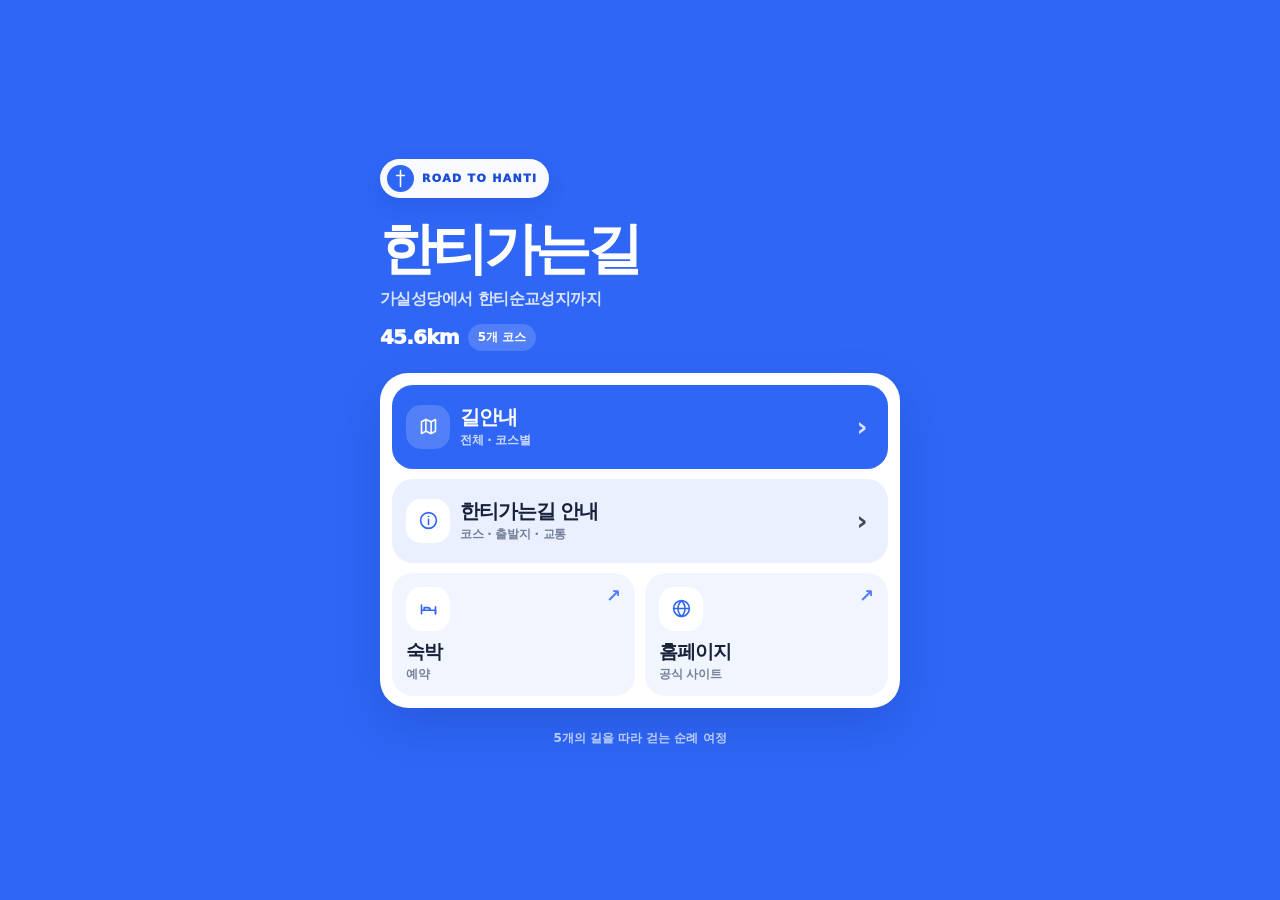
<file: index.html>
<!doctype html>
<html lang="ko">
<head>
  <meta charset="utf-8">
  <meta name="viewport" content="width=device-width, initial-scale=1, maximum-scale=1, viewport-fit=cover">
  <meta name="theme-color" content="#2F66F5">
  <meta name="color-scheme" content="light">
  <meta name="mobile-web-app-capable" content="yes">
  <meta name="apple-mobile-web-app-capable" content="yes">
  <meta name="apple-mobile-web-app-title" content="한티가는길">
  <meta name="application-name" content="한티가는길">
  <meta name="description" content="한티가는길 전체·코스별 길안내와 순례 정보를 제공하는 독립 PWA">
  <title>한티가는길</title>
  <link rel="manifest" href="manifest.json">
  <link rel="icon" type="image/png" sizes="192x192" href="icons/icon-192x192.png">
  <link rel="apple-touch-icon" href="icons/icon-512x512.png">
  <link rel="stylesheet" href="css/route-nav.css?v=20260713-v105-simple-blue">
  <script>
    window.APP_CONFIG = {
      KAKAO_JS_KEY: '07f7989e29fdfb425fff924f36fb3ec0'
    };
  </script>
</head>
<body>
  <div id="app-shell">
    <main class="main-layout">
      <section id="cover-view" class="cover-view" aria-label="한티가는길 시작 화면">
        <div class="cover-inner">
          <header class="cover-brand">
            <div class="cover-logo-pill">
              <span class="cover-logo-mark" aria-hidden="true">
                <svg viewBox="0 0 24 24" focusable="false"><path d="M12 3v18M7.5 8.5h9"/></svg>
              </span>
              <span>ROAD TO HANTI</span>
            </div>
            <h1>한티가는길</h1>
            <p class="cover-subtitle">가실성당에서 한티순교성지까지</p>
            <div class="cover-distance-pill"><strong>45.6km</strong><span>5개 코스</span></div>
          </header>

          <nav class="cover-menu" aria-label="주요 메뉴">
            <button id="cover-navigation-btn" class="cover-menu-card primary" type="button">
              <span class="cover-menu-icon" aria-hidden="true">
                <svg viewBox="0 0 24 24" focusable="false"><path d="M4 6.5 9 4l6 2.5L20 4v13.5L15 20l-6-2.5L4 20V6.5Z"/><path d="M9 4v13.5M15 6.5V20"/></svg>
              </span>
              <span class="cover-menu-copy"><strong>길안내</strong><em>전체 · 코스별</em></span>
              <span class="cover-menu-arrow" aria-hidden="true">›</span>
            </button>
            <button id="cover-guide-btn" class="cover-menu-card guide" type="button">
              <span class="cover-menu-icon" aria-hidden="true">
                <svg viewBox="0 0 24 24" focusable="false"><circle cx="12" cy="12" r="9"/><path d="M12 10.5v6M12 7.5h.01"/></svg>
              </span>
              <span class="cover-menu-copy"><strong>한티가는길 안내</strong><em>코스 · 출발지 · 교통</em></span>
              <span class="cover-menu-arrow" aria-hidden="true">›</span>
            </button>
            <button id="cover-accommodation-btn" class="cover-menu-card compact" type="button">
              <span class="cover-menu-icon" aria-hidden="true">
                <svg viewBox="0 0 24 24" focusable="false"><path d="M4 18V8M4 14h16v4M7 11h4a3 3 0 0 1 3 3H7v-3Z"/><path d="M20 10v8"/></svg>
              </span>
              <span class="cover-menu-copy"><strong>숙박</strong><em>예약</em></span>
              <span class="cover-menu-external" aria-hidden="true">↗</span>
            </button>
            <button id="cover-homepage-btn" class="cover-menu-card compact" type="button">
              <span class="cover-menu-icon" aria-hidden="true">
                <svg viewBox="0 0 24 24" focusable="false"><circle cx="12" cy="12" r="9"/><path d="M3 12h18M12 3c2.6 2.5 4 5.5 4 9s-1.4 6.5-4 9c-2.6-2.5-4-5.5-4-9s1.4-6.5 4-9Z"/></svg>
              </span>
              <span class="cover-menu-copy"><strong>홈페이지</strong><em>공식 사이트</em></span>
              <span class="cover-menu-external" aria-hidden="true">↗</span>
            </button>
          </nav>

          <footer class="cover-footer">5개의 길을 따라 걷는 순례 여정</footer>
        </div>
      </section>



      <section id="guide-view" class="guide-view" aria-label="한티가는길 안내" hidden>
        <header class="guide-header">
          <button id="guide-back-btn" class="guide-back-btn" type="button" aria-label="커버로 돌아가기">‹</button>
          <h2>한티가는길 안내</h2>
        </header>

        <div class="guide-scroll">
          <section class="guide-summary" aria-label="전체 거리">
            <span>가실성당 <b aria-hidden="true">→</b> 한티순교성지</span>
            <strong>45.6km</strong>
            <p>5개 코스</p>
          </section>

          <section class="guide-section" aria-labelledby="official-course-title">
            <div class="guide-section-title"><h3 id="official-course-title">공식 코스</h3></div>
            <div class="course-guide-list">
              <article class="course-guide-card">
                <div class="course-guide-badge">1코스</div>
                <div class="course-guide-body">
                  <h4>돌아보는 길</h4>
                  <p><strong>가실성당</strong><span aria-hidden="true">→</span><strong>신나무골성지</strong></p>
                  <em>약 10.5km</em>
                </div>
              </article>
              <article class="course-guide-card">
                <div class="course-guide-badge">2코스</div>
                <div class="course-guide-body">
                  <h4>비우는 길</h4>
                  <p><strong>신나무골성지</strong><span aria-hidden="true">→</span><strong>사지점공소·창평지</strong></p>
                  <em>약 9.5km</em>
                </div>
              </article>
              <article class="course-guide-card">
                <div class="course-guide-badge">3코스</div>
                <div class="course-guide-body">
                  <h4>뉘우치는 길</h4>
                  <p><strong>사지점공소·창평지</strong><span aria-hidden="true">→</span><strong>동명성당</strong></p>
                  <em>약 9km</em>
                </div>
              </article>
              <article class="course-guide-card">
                <div class="course-guide-badge">4코스</div>
                <div class="course-guide-body">
                  <h4>용서의 길</h4>
                  <p><strong>동명성당</strong><span aria-hidden="true">→</span><strong>가산산성 진남문</strong></p>
                  <em>약 8.5km</em>
                </div>
              </article>
              <article class="course-guide-card">
                <div class="course-guide-badge">5코스</div>
                <div class="course-guide-body">
                  <h4>사랑의 길</h4>
                  <p><strong>가산산성 진남문</strong><span aria-hidden="true">→</span><strong>한티순교성지</strong></p>
                  <em>약 8.1km</em>
                </div>
              </article>
            </div>
          </section>

          <section class="guide-section" aria-labelledby="course-start-title">
            <div class="guide-section-title"><h3 id="course-start-title">코스별 출발지</h3></div>
            <div class="start-point-list">
              <article class="start-point-card">
                <div class="start-point-head"><b>1코스 · 돌아보는 길</b><strong>가실성당</strong></div>
                <address>경상북도 칠곡군 왜관읍 가실1길 1</address>
              </article>
              <article class="start-point-card">
                <div class="start-point-head"><b>2코스 · 비우는 길</b><strong>신나무골성지</strong></div>
                <address>경상북도 칠곡군 지천면 칠곡대로 2189-22</address>
              </article>
              <article class="start-point-card">
                <div class="start-point-head"><b>3코스 · 뉘우치는 길</b><strong>사지점공소(창평지)</strong></div>
                <address>경상북도 칠곡군 지천면 창평로 315-10</address>
              </article>
              <article class="start-point-card">
                <div class="start-point-head"><b>4코스 · 용서의 길</b><strong>동명성당</strong></div>
                <address>경상북도 칠곡군 동명면 한티로 15</address>
              </article>
              <article class="start-point-card">
                <div class="start-point-head"><b>5코스 · 사랑의 길</b><strong>가산산성 진남문</strong></div>
                <address>경상북도 칠곡군 동명면 남원리 629-1</address>
                <p class="stamp-location"><span>스탬프</span> 진남문 주차장</p>
              </article>
            </div>
          </section>

          <section class="guide-section transit-section" aria-labelledby="transit-title">
            <div class="guide-section-title"><h3 id="transit-title">대중교통 안내</h3></div>
            <a class="transit-card transit-link" href="https://map.kakao.com/link/by/traffic/%EC%99%9C%EA%B4%80%EC%97%AD,35.99228223,128.39998470/%EA%B0%80%EC%8B%A4%EC%84%B1%EB%8B%B9,35.93648343,128.40542950" target="_blank" rel="noopener noreferrer" aria-label="카카오맵에서 왜관역에서 가실성당까지 대중교통 길찾기">
              <div class="transit-route"><strong>왜관역</strong><span>→</span><strong>가실성당</strong></div>
              <p>농어촌버스 <b>9번·20번·21번</b>을 이용할 수 있습니다.</p>
              <span class="transit-map-link">카카오맵에서 대중교통 길찾기 <b aria-hidden="true">›</b></span>
            </a>
            <a class="transit-card transit-link" href="https://map.kakao.com/link/by/traffic/%EC%99%9C%EA%B4%80%EC%97%AD,35.99228223,128.39998470/%EC%8B%A0%EB%82%98%EB%AC%B4%EA%B3%A8%EC%84%B1%EC%A7%80,35.96641063,128.46196989" target="_blank" rel="noopener noreferrer" aria-label="카카오맵에서 왜관역에서 신나무골성지까지 대중교통 길찾기">
              <div class="transit-route"><strong>왜관역</strong><span>→</span><strong>신나무골성지</strong></div>
              <p>버스 <b>250번·250-1번</b>을 이용할 수 있습니다.</p>
              <span class="transit-map-link">카카오맵에서 대중교통 길찾기 <b aria-hidden="true">›</b></span>
            </a>
            <a class="transit-card transit-link" href="https://map.kakao.com/link/by/traffic/%EB%8F%99%EB%8C%80%EA%B5%AC%EC%97%AD,35.87919000,128.62831000/%EB%8F%99%EB%AA%85%EC%84%B1%EB%8B%B9,35.98169478,128.55727877" target="_blank" rel="noopener noreferrer" aria-label="카카오맵에서 동대구역에서 동명성당까지 대중교통 길찾기">
              <div class="transit-route"><strong>동대구역</strong><span>→</span><strong>동명성당</strong></div>
              <p>4코스 출발지까지의 대중교통 경로를 확인할 수 있습니다.</p>
              <span class="transit-map-link">카카오맵에서 대중교통 길찾기 <b aria-hidden="true">›</b></span>
            </a>
            <a class="transit-card transit-link" href="https://map.kakao.com/link/by/traffic/%ED%95%9C%ED%8B%B0%EC%88%9C%EA%B5%90%EC%84%B1%EC%A7%80,36.01667649,128.63025476/%EB%8F%99%EB%8C%80%EA%B5%AC%EC%97%AD,35.87919000,128.62831000" target="_blank" rel="noopener noreferrer" aria-label="카카오맵에서 한티순교성지에서 동대구역까지 대중교통 길찾기">
              <div class="transit-route"><strong>한티순교성지</strong><span>→</span><strong>동대구역</strong></div>
              <p>순례를 마친 뒤 동대구역으로 돌아가는 대중교통 경로를 확인할 수 있습니다.</p>
              <span class="transit-map-link">카카오맵에서 대중교통 길찾기 <b aria-hidden="true">›</b></span>
            </a>
            <small class="transit-notice">운행 시간과 노선은 출발 전에 카카오맵에서 다시 확인해 주세요.</small>
          </section>
        </div>
      </section>

      <section id="route-list-view" class="route-list-view detail-mode" aria-label="한티가는길 코스 선택" hidden>
        <div class="hero-card national-hero" hidden>
          <div class="national-logo" aria-hidden="true">✝</div>
          <div class="national-hero-copy">
            <h2 id="route-list-title"></h2>
            <p id="route-list-desc"></p>
          </div>
          <button id="national-close-btn" class="national-close-btn" type="button" aria-label="커버로 돌아가기">×</button>
        </div>
        <div id="route-list" class="route-list national-card-list"></div>
      </section>

      <section id="map-view" class="map-view" aria-label="한티가는길 지도" hidden>
        <div class="map-head">
          <button id="back-to-list" class="round-btn" type="button" aria-label="코스 선택으로 돌아가기">‹</button>
          <div class="map-title-wrap">
            <div id="map-title" class="map-title">한티가는길</div>
            <div id="map-subtitle" class="map-subtitle">경로 준비 중</div>
          </div>
          <div id="map-distance" class="map-distance" hidden></div>
        </div>

        <div id="map-canvas" class="map-canvas">
          <div id="map-layer" class="map-layer" aria-hidden="true"></div>
          <div id="map-loading" class="map-loading">
            <div class="loading-cross">✝</div>
            <div>지도를 불러오는 중입니다</div>
          </div>
        </div>

        <div class="map-floating-actions" aria-label="지도 조작">
          <button id="my-location-btn" class="float-btn" type="button">
            <svg viewBox="0 0 24 24" aria-hidden="true" focusable="false"><circle cx="12" cy="12" r="3"/><circle cx="12" cy="12" r="8"/><path d="M12 2v2M12 20v2M2 12h2M20 12h2"/></svg>
            <span>내위치</span>
          </button>
        </div>

        <aside id="status-sheet" class="status-sheet" aria-live="polite" data-sheet-mode="compact">
          <button id="sheet-handle" class="sheet-handle" type="button" aria-label="정보카드 올리기" aria-expanded="false">
            <span class="sheet-grip" aria-hidden="true"></span>
            <span id="sheet-handle-label" class="sheet-handle-label">정보 보기</span>
          </button>
          <div class="status-main-row">
            <div>
              <div id="status-label" class="status-label">위치 확인 전</div>
              <div id="status-message" class="status-message">내 위치를 누르면 한티가는길과의 거리를 계산합니다.</div>
            </div>
            <div id="offroute-chip" class="offroute-chip neutral">대기</div>
          </div>
          <div class="metric-grid">
            <div class="metric-card"><span>운동시간</span><strong id="exercise-time">00:00:00</strong></div>
            <div class="metric-card"><span>운동거리</span><strong id="exercise-distance">0m</strong></div>
            <div class="metric-card"><span>진행률</span><strong id="route-progress">—</strong></div>
            <div class="metric-card"><span>다음 지점까지</span><strong id="next-distance">—</strong></div>
          </div>
          <div class="nav-control-row" aria-label="따라가기 조작">
            <button id="end-follow-btn" class="nav-control-btn end" type="button" hidden>종료 <span aria-hidden="true">■</span></button>
            <button id="direction-btn" class="nav-control-btn direction" type="button">↔ <span>역방향</span></button>
            <button id="follow-btn" class="nav-control-btn start" type="button">시작 <span aria-hidden="true">▶</span></button>
          </div>
          <div id="flex-note" class="flex-note" hidden></div>
        </aside>
        <div id="initial-location-banner" class="initial-location-banner" role="dialog" aria-modal="true" aria-label="내 위치 이동 확인" hidden>
          <div class="initial-location-copy">
            <strong>내 위치로 이동하시겠습니까?</strong>
            <span>현재 위치를 지도 중심에 표시합니다.</span>
          </div>
          <div class="initial-location-actions">
            <button id="initial-location-skip" type="button" class="secondary">아니요</button>
            <button id="initial-location-move" type="button">이동</button>
          </div>
        </div>
        <div id="nav-exit-banner" class="nav-exit-banner" role="status" aria-live="polite" hidden></div>
      </section>
    </main>

    <div id="chrome-open-panel" class="chrome-open-panel" hidden>
      <div>
        <strong>Chrome에서 테스트 권장</strong>
        <p>위치 권한과 PWA 설치 테스트는 Chrome이 가장 안정적입니다.</p>
      </div>
      <div class="chrome-open-actions">
        <button id="open-chrome-btn" type="button">Chrome으로 열기</button>
        <button id="copy-link-btn" class="secondary" type="button">주소 복사</button>
        <button id="close-chrome-panel" class="ghost" type="button" aria-label="Chrome 안내 닫기">닫기</button>
      </div>
    </div>
  </div>

  <script src="routes/sacred-site-landmarks.js?v=20260713-v105-simple-blue"></script>
  <script src="routes/hanti-route-data-v1.js?v=20260713-v105-simple-blue"></script>
  <script src="js/route-nav.js?v=20260713-v105-simple-blue"></script>
</body>
</html>
</file>
<file: css/route-nav.css>
:root {
  --bg: #F4F7FF;
  --panel: #FFFFFF;
  --panel-2: #EEF3FF;
  --text: #18233B;
  --muted: #74809A;
  --line: #E2E8F5;
  --blue: #2F66F5;
  --blue-dark: #194CD6;
  --blue-soft: #EAF0FF;
  --green: #16875D;
  --red: #C43A4B;
  --shadow: 0 12px 28px rgba(29, 61, 135, .12);
  font-family: system-ui, -apple-system, BlinkMacSystemFont, "Noto Sans KR", "Apple SD Gothic Neo", sans-serif;
}

* { box-sizing: border-box; }
[hidden] { display: none !important; }
html, body { margin: 0; width: 100%; height: 100%; background: var(--bg); color: var(--text); overflow: hidden; }
button { font: inherit; -webkit-tap-highlight-color: transparent; }
button, a { -webkit-tap-highlight-color: transparent; }
#app-shell { width: 100%; height: 100%; display: flex; flex-direction: column; background: var(--bg); }

/* 한티가는길 독립 앱 커버 */
.cover-view {
  position: absolute;
  inset: 0;
  z-index: 2;
  overflow-y: auto;
  padding: max(24px, env(safe-area-inset-top, 0px)) 16px max(18px, env(safe-area-inset-bottom, 0px));
  background: #2F66F5;
}
.cover-inner {
  width: min(100%, 520px);
  min-height: 100%;
  margin: 0 auto;
  display: flex;
  flex-direction: column;
  justify-content: center;
  gap: 22px;
}
.cover-brand { color: #fff; }
.cover-logo-pill {
  width: fit-content;
  min-height: 38px;
  padding: 6px 12px 6px 7px;
  display: inline-flex;
  align-items: center;
  gap: 8px;
  border-radius: 999px;
  background: rgba(255,255,255,.97);
  color: #194CD6;
  font-size: 11px;
  font-weight: 950;
  letter-spacing: .12em;
  box-shadow: 0 8px 20px rgba(14, 50, 150, .16);
}
.cover-logo-mark {
  width: 27px;
  height: 27px;
  display: grid;
  place-items: center;
  border-radius: 999px;
  background: #2F66F5;
  color: #fff;
}
.cover-logo-mark svg,
.cover-menu-icon svg,
.float-btn svg {
  width: 21px;
  height: 21px;
  display: block;
  fill: none;
  stroke: currentColor;
  stroke-width: 1.8;
  stroke-linecap: round;
  stroke-linejoin: round;
}
.cover-brand h1 {
  margin: 23px 0 0;
  color: #fff;
  font-size: clamp(40px, 12vw, 56px);
  line-height: 1;
  font-weight: 1000;
  letter-spacing: -.075em;
}
.cover-subtitle {
  margin: 11px 0 0;
  color: rgba(255,255,255,.82);
  font-size: 16px;
  line-height: 1.4;
  font-weight: 750;
  letter-spacing: -.035em;
}
.cover-distance-pill {
  width: fit-content;
  margin-top: 14px;
  display: inline-flex;
  align-items: center;
  gap: 9px;
  color: #fff;
}
.cover-distance-pill strong { font-size: 20px; font-weight: 1000; letter-spacing: -.04em; }
.cover-distance-pill span {
  padding: 5px 10px;
  border-radius: 999px;
  background: rgba(255,255,255,.16);
  font-size: 12px;
  font-weight: 900;
}
.cover-menu {
  display: grid;
  grid-template-columns: repeat(2, minmax(0, 1fr));
  gap: 10px;
  padding: 12px;
  border-radius: 28px;
  background: #fff;
  box-shadow: 0 18px 44px rgba(10, 46, 140, .22);
}
.cover-menu-card {
  width: 100%;
  min-height: 96px;
  padding: 14px;
  display: grid;
  grid-template-columns: 44px minmax(0, 1fr) 24px;
  align-items: center;
  gap: 10px;
  border: 0;
  border-radius: 21px;
  background: #F1F5FF;
  color: var(--text);
  text-align: left;
  cursor: pointer;
  box-shadow: none;
}
.cover-menu-card.primary,
.cover-menu-card.guide { grid-column: 1 / -1; min-height: 84px; }
.cover-menu-card.primary { background: #2F66F5; color: #fff; }
.cover-menu-card.guide { background: #EAF0FF; }
.cover-menu-card.compact {
  min-height: 112px;
  grid-template-columns: 1fr auto;
  grid-template-rows: auto 1fr;
  align-content: start;
}
.cover-menu-card:active { transform: scale(.985); }
.cover-menu-icon {
  width: 44px;
  height: 44px;
  display: grid;
  place-items: center;
  border-radius: 15px;
  background: #fff;
  color: #2F66F5;
}
.cover-menu-card.primary .cover-menu-icon { background: rgba(255,255,255,.17); color: #fff; }
.cover-menu-card.compact .cover-menu-icon { grid-column: 1; grid-row: 1; }
.cover-menu-copy { min-width: 0; display: grid; gap: 3px; }
.cover-menu-card.compact .cover-menu-copy { grid-column: 1 / -1; grid-row: 2; align-self: end; }
.cover-menu-copy strong {
  color: inherit;
  font-size: 20px;
  line-height: 1.15;
  font-weight: 1000;
  letter-spacing: -.055em;
}
.cover-menu-card.compact .cover-menu-copy strong { font-size: 19px; }
.cover-menu-copy em {
  color: #74809A;
  font-size: 12px;
  line-height: 1.35;
  font-style: normal;
  font-weight: 800;
  letter-spacing: -.025em;
  word-break: keep-all;
}
.cover-menu-card.primary .cover-menu-copy em { color: rgba(255,255,255,.76); }
.cover-menu-arrow, .cover-menu-external {
  color: currentColor;
  font-size: 27px;
  line-height: 1;
  font-weight: 700;
  text-align: center;
  opacity: .82;
}
.cover-menu-card.compact .cover-menu-external { grid-column: 2; grid-row: 1; align-self: start; font-size: 18px; color: #2F66F5; }
.cover-footer {
  color: rgba(255,255,255,.68);
  font-size: 12px;
  line-height: 1.45;
  font-weight: 750;
  text-align: center;
}

/* 한티가는길 공식 안내 화면 */
.guide-view {
  position: absolute;
  inset: 0;
  z-index: 3;
  display: flex;
  flex-direction: column;
  background: #F4F7FF;
}
.guide-header {
  flex: 0 0 auto;
  min-height: calc(64px + env(safe-area-inset-top, 0px));
  padding: calc(10px + env(safe-area-inset-top, 0px)) 16px 10px 12px;
  display: grid;
  grid-template-columns: 42px minmax(0, 1fr) 42px;
  align-items: center;
  gap: 8px;
  background: #fff;
  color: var(--text);
  border-bottom: 1px solid var(--line);
}
.guide-header::after { content: ''; width: 42px; height: 42px; }
.guide-back-btn {
  width: 40px;
  height: 40px;
  border: 0;
  border-radius: 14px;
  background: #EAF0FF;
  color: #2F66F5;
  font-size: 31px;
  line-height: 1;
  cursor: pointer;
}
.guide-header h2 {
  margin: 0;
  color: var(--text);
  font-size: 20px;
  line-height: 1.15;
  font-weight: 1000;
  letter-spacing: -.05em;
  text-align: center;
}
.guide-scroll {
  flex: 1 1 auto;
  min-height: 0;
  overflow-y: auto;
  padding: 14px 14px calc(30px + env(safe-area-inset-bottom, 0px));
  -webkit-overflow-scrolling: touch;
}
.guide-scroll > * { width: min(100%, 680px); margin-left: auto; margin-right: auto; }
.guide-summary {
  padding: 20px;
  border-radius: 24px;
  background: #2F66F5;
  color: #fff;
  box-shadow: 0 14px 28px rgba(47, 102, 245, .2);
}
.guide-summary span {
  display: block;
  color: rgba(255,255,255,.78);
  font-size: 14px;
  font-weight: 850;
  letter-spacing: -.025em;
}
.guide-summary span b { padding: 0 5px; color: #fff; }
.guide-summary strong {
  display: block;
  margin-top: 8px;
  color: #fff;
  font-size: clamp(36px, 10vw, 48px);
  line-height: 1;
  font-weight: 1000;
  letter-spacing: -.055em;
}
.guide-summary p {
  margin: 9px 0 0;
  color: rgba(255,255,255,.72);
  font-size: 13px;
  line-height: 1.4;
  font-weight: 850;
}
.guide-section { margin-top: 24px; }
.guide-section-title {
  margin: 0 3px 10px;
  padding-left: 10px;
  border-left: 4px solid #2F66F5;
}
.guide-section-title h3 {
  margin: 0;
  color: var(--text);
  font-size: 20px;
  line-height: 1.2;
  font-weight: 1000;
  letter-spacing: -.05em;
}
.course-guide-list, .start-point-list { display: grid; gap: 9px; }
.course-guide-card {
  padding: 13px;
  display: grid;
  grid-template-columns: 54px minmax(0, 1fr);
  align-items: start;
  gap: 12px;
  border: 1px solid var(--line);
  border-radius: 19px;
  background: #fff;
  box-shadow: 0 6px 16px rgba(29, 61, 135, .05);
}
.course-guide-badge {
  min-height: 52px;
  display: grid;
  place-items: center;
  border-radius: 15px;
  background: #EAF0FF;
  color: #2F66F5;
  font-size: 13px;
  font-weight: 1000;
}
.course-guide-body h4 {
  margin: 0 0 6px;
  color: var(--text);
  font-size: 18px;
  line-height: 1.2;
  font-weight: 1000;
  letter-spacing: -.045em;
}
.course-guide-body p {
  margin: 0;
  display: flex;
  flex-wrap: wrap;
  align-items: center;
  gap: 5px;
  color: #536078;
  font-size: 13px;
  line-height: 1.45;
  font-weight: 750;
  word-break: keep-all;
}
.course-guide-body p span { color: #2F66F5; font-weight: 1000; }
.course-guide-body p strong { color: #3B475F; }
.course-guide-body em {
  display: inline-block;
  margin-top: 6px;
  padding: 3px 8px;
  border-radius: 999px;
  background: #EAF0FF;
  color: #2F66F5;
  font-size: 12px;
  font-style: normal;
  font-weight: 950;
}
.start-point-card {
  padding: 15px 16px;
  border: 1px solid var(--line);
  border-radius: 19px;
  background: #fff;
  box-shadow: 0 6px 16px rgba(29, 61, 135, .045);
}
.start-point-head { display: grid; gap: 3px; }
.start-point-head b { color: #2F66F5; font-size: 12px; line-height: 1.35; font-weight: 950; }
.start-point-head strong { color: var(--text); font-size: 19px; line-height: 1.25; font-weight: 1000; letter-spacing: -.045em; }
.start-point-card address { margin-top: 7px; color: #657089; font-size: 13px; line-height: 1.55; font-style: normal; font-weight: 750; word-break: keep-all; }
.stamp-location { margin: 9px 0 0; padding-top: 9px; border-top: 1px solid var(--line); color: #536078; font-size: 13px; font-weight: 850; }
.stamp-location span { display: inline-block; margin-right: 6px; padding: 2px 7px; border-radius: 999px; background: #EAF0FF; color: #2F66F5; font-size: 11px; font-weight: 1000; }
.transit-card {
  display: block;
  padding: 16px;
  border: 1px solid var(--line);
  border-radius: 19px;
  background: #fff;
  box-shadow: 0 6px 16px rgba(29, 61, 135, .045);
}
.transit-card + .transit-card { margin-top: 10px; }
.transit-link { color: inherit; text-decoration: none; transition: transform .16s ease, box-shadow .16s ease; }
.transit-link:active { transform: scale(.985); }
.transit-link:focus-visible { outline: 3px solid rgba(47,102,245,.22); outline-offset: 3px; }
.transit-route { display: flex; align-items: center; gap: 8px; color: var(--text); font-size: 17px; font-weight: 1000; }
.transit-route span { color: #2F66F5; }
.transit-card p { margin: 8px 0 0; color: #536078; font-size: 13px; line-height: 1.5; font-weight: 750; }
.transit-card p b { color: var(--text); font-weight: 1000; }
.transit-card small { display: block; margin-top: 8px; color: var(--muted); font-size: 11px; line-height: 1.5; font-weight: 700; }
.transit-map-link { display: flex; align-items: center; justify-content: space-between; gap: 12px; margin-top: 11px; padding-top: 10px; border-top: 1px solid var(--line); color: #2F66F5; font-size: 13px; font-weight: 1000; }
.transit-map-link b { font-size: 20px; line-height: 1; }
.transit-notice { display: block; margin: 11px 3px 0; color: var(--muted); font-size: 11px; line-height: 1.55; font-weight: 700; }

@media (max-height: 720px) {
  .cover-inner { justify-content: flex-start; }
  .cover-brand h1 { font-size: 39px; }
  .cover-menu-card.primary, .cover-menu-card.guide { min-height: 76px; }
  .cover-menu-card.compact { min-height: 100px; }
}

.main-layout { position: relative; flex: 1 1 auto; min-height: 0; overflow: hidden; }
.route-list-view {
  height: 100%;
  overflow-y: auto;
  padding: 0 14px calc(28px + env(safe-area-inset-bottom, 0px));
  background: #F4F7FF;
  -webkit-overflow-scrolling: touch;
}
.route-list-view.detail-mode { padding: 0; background: #F4F7FF; }
.route-list-view.detail-mode .route-list { min-height: 100%; }
.hero-card, .notice-card, .route-card { background: #fff; border: 1px solid var(--line); border-radius: 22px; box-shadow: 0 8px 22px rgba(29,61,135,.07); }
.hero-card.national-hero { display: none; }
.route-list { display: grid; gap: 12px; }
.national-card-list { padding: 0; }
.route-list-view.detail-mode .national-card-list { padding: 0; gap: 0; }
.route-detail-card { min-height: 100%; overflow: hidden; background: #F4F7FF; border: 0; border-radius: 0; box-shadow: none; }
.route-list-view.detail-mode .route-detail-card { min-height: 100%; border: 0; border-radius: 0; box-shadow: none; background: #F4F7FF; }
.route-detail-card .route-detail-title-row {
  position: sticky;
  top: 0;
  z-index: 5;
  margin: 0;
  min-height: calc(64px + env(safe-area-inset-top, 0px));
  padding: calc(10px + env(safe-area-inset-top, 0px)) 16px 10px 12px;
  display: grid;
  grid-template-columns: 42px minmax(0, 1fr) 42px;
  align-items: center;
  gap: 8px;
  background: #fff;
  color: var(--text);
  border-bottom: 1px solid var(--line);
}
.route-detail-card .route-detail-title-row::after { content: ''; width: 42px; height: 42px; }
.route-detail-card .route-detail-title-row .route-copy { min-width: 0; }
.route-detail-card .route-detail-title-row .route-name-row { justify-content: center; }
.route-detail-card .route-detail-title-row .route-name {
  color: var(--text);
  font-size: 20px;
  line-height: 1.15;
  font-weight: 1000;
  letter-spacing: -.05em;
  text-align: center;
}
.route-detail-close-btn {
  grid-column: 1;
  grid-row: 1;
  width: 40px;
  height: 40px;
  border-radius: 14px;
  border: 0;
  background: #EAF0FF;
  color: #2F66F5;
  font-size: 31px;
  line-height: 1;
  font-weight: 700;
  cursor: pointer;
  box-shadow: none;
}
.trail-detail-lines, .trail-detail-note {
  margin: 12px 14px 0;
  padding: 13px 15px;
  border-radius: 18px;
  background: #fff;
  border: 1px solid var(--line);
  color: #536078;
  font-size: 13px;
  font-weight: 800;
  line-height: 1.45;
}
.trail-detail-lines { list-style: none; display: grid; gap: 6px; }
.route-detail-actions { padding: 0 14px 18px; background: #F4F7FF; }
.route-detail-link {
  width: 100%;
  min-height: 52px;
  border: 1px solid #C9D7FF;
  border-radius: 17px;
  background: #EAF0FF;
  color: #2F66F5;
  font-size: 15px;
  font-weight: 1000;
  cursor: pointer;
  box-shadow: none;
}
.route-card { width: 100%; text-align: left; padding: 0; overflow: hidden; cursor: pointer; }
.route-group-card { cursor: default; }
.route-option-area { display: grid; gap: 10px; padding: 14px; background: #F4F7FF; }
.route-option-section { display: grid; gap: 9px; padding: 0; border: 0; background: transparent; }
.route-option-section-head { padding: 4px 2px; background: transparent; border: 0; }
.route-option-section-head strong { color: var(--text); font-size: 16px; line-height: 1.24; font-weight: 1000; letter-spacing: -.045em; }
.route-option-grid { display: grid; grid-template-columns: 1fr; gap: 9px; }
.route-option-grid.single-column { grid-template-columns: 1fr; }
.route-option-btn {
  min-height: 78px;
  border: 1px solid var(--line);
  border-radius: 19px;
  background: #fff;
  color: var(--text);
  padding: 0;
  text-align: left;
  display: grid;
  grid-template-columns: 1fr;
  align-items: stretch;
  gap: 0;
  overflow: hidden;
  box-shadow: 0 6px 16px rgba(29,61,135,.05);
}
.route-option-btn.has-course-intro { grid-template-columns: minmax(0, 1fr) 72px; }
.route-option-main {
  min-width: 0;
  border: 0;
  background: transparent;
  color: inherit;
  padding: 14px 16px;
  text-align: left;
  display: grid;
  align-content: center;
  gap: 5px;
  cursor: pointer;
  font-family: inherit;
}
.route-option-main strong { display: block; padding: 0; color: var(--text); font-size: 18px; line-height: 1.25; font-weight: 1000; letter-spacing: -.05em; word-break: keep-all; }
.route-option-main strong::before { content: none; }
.route-option-main span { display: block; padding: 0; color: #536078; font-size: 13px; line-height: 1.35; font-weight: 850; word-break: keep-all; }
.route-option-main em { display: block; padding: 0; color: var(--muted); font-style: normal; font-size: 13px; line-height: 1.35; font-weight: 850; word-break: keep-all; }
.route-option-course-intro {
  width: 58px;
  height: 58px;
  align-self: center;
  justify-self: center;
  border: 1px solid #C9D7FF;
  border-radius: 16px;
  background: #EAF0FF;
  color: #2F66F5;
  font-size: 11px;
  line-height: 1.15;
  font-weight: 1000;
  cursor: pointer;
  font-family: inherit;
  display: inline-flex;
  align-items: center;
  justify-content: center;
  box-shadow: none;
}
.route-option-btn.route-option-full {
  min-height: 86px;
  border: 0;
  background: #2F66F5;
  color: #fff;
  box-shadow: 0 10px 22px rgba(47,102,245,.2);
}
.route-option-btn.route-option-full .route-option-main strong { color: #fff; font-size: 20px; }
.route-option-btn.route-option-full .route-option-main span,
.route-option-btn.route-option-full .route-option-main em { color: rgba(255,255,255,.76); }
.route-option-main:active, .route-option-course-intro:active { transform: scale(.985); }
.route-card-main { display: flex; gap: 12px; align-items: center; padding: 15px; }
.route-icon { width: 48px; height: 48px; flex: 0 0 auto; border-radius: 15px; display: grid; place-items: center; background: #EAF0FF; color: #2F66F5; font-size: 22px; }
.route-copy { min-width: 0; flex: 1; }
.route-name-row { display: flex; align-items: center; gap: 7px; min-width: 0; }
.route-name { margin: 0; font-size: 20px; line-height: 1.25; font-weight: 1000; letter-spacing: -.05em; min-width: 0; overflow: hidden; text-overflow: ellipsis; }
.route-badge { flex: 0 0 auto; padding: 4px 7px; border-radius: 999px; background: #EAF0FF; color: #2F66F5; border: 1px solid #C9D7FF; font-size: 11px; font-weight: 950; }
.route-meta { margin-top: 5px; font-size: 13px; color: var(--muted); letter-spacing: -.035em; }
.route-foot { display: flex; justify-content: space-between; gap: 10px; padding: 10px 14px; background: #fff; border-top: 1px solid var(--line); color: #657089; font-size: 12px; font-weight: 800; }
.route-foot strong { color: #2F66F5; }
.notice-card { margin: 16px 14px 0; padding: 15px 16px; font-size: 13px; color: var(--muted); line-height: 1.55; }
.notice-card strong { display: block; color: var(--text); margin-bottom: 5px; font-size: 14px; }
.notice-card p { margin: 0; }

.map-view { position: absolute; inset: 0; display: flex; flex-direction: column; background: #EAF0F8; }
.map-head {
  position: absolute;
  top: calc(10px + env(safe-area-inset-top, 0px));
  left: 12px;
  right: 12px;
  z-index: 15;
  min-height: 54px;
  padding: 7px 10px;
  display: flex;
  align-items: center;
  gap: 9px;
  background: rgba(255,255,255,.96);
  border: 1px solid rgba(220,228,243,.95);
  border-radius: 19px;
  box-shadow: 0 10px 26px rgba(29,61,135,.14);
  backdrop-filter: blur(12px);
}
.round-btn, .head-action {
  flex: 0 0 auto;
  border: 0;
  background: #EAF0FF;
  color: #2F66F5;
  font-weight: 1000;
  cursor: pointer;
}
.round-btn { width: 40px; height: 40px; border-radius: 14px; font-size: 29px; line-height: 1; padding-bottom: 3px; }
.head-action { min-width: 52px; height: 38px; border-radius: 13px; font-size: 13px; }
.map-title-wrap { min-width: 0; flex: 1; }
.map-distance {
  flex: 0 0 auto;
  min-width: 58px;
  padding: 6px 9px;
  border: 0;
  border-radius: 999px;
  background: #EAF0FF;
  color: #2F66F5;
  font-size: 12px;
  font-weight: 1000;
  text-align: center;
  white-space: nowrap;
}
.map-title { font-size: 16px; font-weight: 1000; letter-spacing: -.05em; white-space: nowrap; overflow: hidden; text-overflow: ellipsis; }
.map-subtitle { margin-top: 2px; font-size: 11px; color: var(--muted); white-space: nowrap; overflow: hidden; text-overflow: ellipsis; }
.map-canvas { position: absolute; inset: 0; background: #E9EEF6; }
.map-layer { position: absolute; inset: 0; width: 100%; height: 100%; z-index: 1; }
.map-loading { position: absolute; inset: 0; display: grid; place-content: center; gap: 10px; text-align: center; color: #657089; font-size: 13px; font-weight: 850; z-index: 2; }
.loading-cross { font-size: 40px; color: #2F66F5; }
.map-error-box {
  max-width: min(88vw, 360px);
  margin: 0 auto;
  padding: 16px 14px;
  border-radius: 20px;
  background: rgba(255,255,255,.98);
  border: 1px solid var(--line);
  box-shadow: 0 14px 32px rgba(29,61,135,.16);
  color: var(--text);
  line-height: 1.5;
}
.map-error-box strong { display: block; margin-bottom: 6px; font-size: 16px; font-weight: 1000; }
.map-error-box p { margin: 5px 0 0; font-size: 13px; color: #536078; font-weight: 750; word-break: keep-all; }
.map-error-box b { color: #2F66F5; }
.map-error-small { font-size: 12px !important; color: var(--muted) !important; }
.map-error-actions { display: flex; gap: 8px; justify-content: center; margin-top: 12px; }
.map-error-actions button { border: 0; border-radius: 14px; background: #EAF0FF; color: #2F66F5; padding: 9px 12px; font-size: 13px; font-weight: 1000; }
.map-floating-actions { position: absolute; right: 12px; top: calc(78px + env(safe-area-inset-top, 0px)); z-index: 14; display: grid; gap: 10px; }
.float-btn {
  width: 54px;
  min-height: 54px;
  border: 1px solid #DCE5F7;
  border-radius: 17px;
  background: rgba(255,255,255,.97);
  color: #2F66F5;
  box-shadow: 0 9px 22px rgba(29,61,135,.15);
  display: flex;
  flex-direction: column;
  justify-content: center;
  align-items: center;
  gap: 2px;
  font-weight: 1000;
  cursor: pointer;
}
.float-btn svg { width: 22px; height: 22px; }
.float-btn span { font-size: 10px; letter-spacing: -.035em; }
.float-btn.primary { color: #2F66F5; }
.float-btn.active { background: #2F66F5; color: #fff; border-color: #2F66F5; }
.float-btn:disabled { opacity: .7; cursor: default; }
.float-btn.danger { color: #C43A4B; }
.float-btn.danger:not([hidden]) { display: flex; }
.direction-arrow { width: 24px; height: 24px; display: block; pointer-events: none; transform-origin: 50% 50%; }
.direction-arrow-svg { width: 24px; height: 24px; display: block; overflow: visible; filter: drop-shadow(0 0 2px #fff) drop-shadow(0 1px 3px rgba(15,23,42,.2)); }
.direction-arrow-svg path { fill: none; stroke: #2F66F5; stroke-width: 4; stroke-linecap: round; stroke-linejoin: round; }
.status-sheet {
  position: absolute;
  left: 0;
  right: 0;
  bottom: 0;
  z-index: 13;
  max-height: min(44vh, 300px);
  overflow-y: auto;
  padding: 2px 12px calc(9px + env(safe-area-inset-bottom, 0px));
  background: rgba(255,255,255,.98);
  border-radius: 24px 24px 0 0;
  border-top: 1px solid var(--line);
  box-shadow: 0 -10px 28px rgba(29,61,135,.14);
  transition: max-height .18s ease, padding .18s ease, transform .18s ease;
}
.status-sheet[data-sheet-mode="hidden"] { transform: translateY(calc(100% - 26px)); max-height: 220px; }
.status-sheet[data-sheet-mode="hidden"] .status-main-row,
.status-sheet[data-sheet-mode="hidden"] .metric-grid,
.status-sheet[data-sheet-mode="hidden"] .nav-control-row,
.status-sheet[data-sheet-mode="hidden"] .flex-note { visibility: hidden; }
.status-sheet[data-sheet-mode="compact"] { max-height: 188px; }
.status-sheet[data-sheet-mode="compact"] .status-main-row,
.status-sheet[data-sheet-mode="compact"] .status-message,
.status-sheet[data-sheet-mode="compact"] .flex-note { display: none !important; }
.status-sheet[data-sheet-mode="expanded"] { max-height: min(42vh, 292px); }
.sheet-handle {
  width: 72px;
  min-height: 20px;
  border: 0;
  background: transparent;
  margin: 0 auto;
  padding: 0;
  display: flex;
  align-items: center;
  justify-content: center;
  cursor: pointer;
  touch-action: none;
  font-size: 0;
}
.sheet-grip { width: 38px; height: 5px; border-radius: 999px; background: #C8D3E8; }
.sheet-grip::before, .sheet-grip::after { content: none; }
.sheet-handle-label { display: none; }
.status-main-row { display: flex; align-items: flex-start; justify-content: space-between; gap: 8px; margin-bottom: 8px; }
.status-label { font-size: 14px; font-weight: 1000; letter-spacing: -.045em; }
.status-message { margin-top: 2px; font-size: 11px; color: var(--muted); line-height: 1.35; word-break: keep-all; }
.offroute-chip { flex: 0 0 auto; min-width: 52px; text-align: center; border-radius: 999px; padding: 5px 8px; font-size: 11px; font-weight: 1000; border: 0; background: #EEF2F8; color: #657089; }
.offroute-chip.on { color: #16875D; background: #E9F8F1; }
.offroute-chip.near { color: #996B11; background: #FFF5D9; }
.offroute-chip.off { color: #C43A4B; background: #FDECEF; }
.offroute-chip.neutral { color: #657089; }
.metric-grid {
  display: grid;
  grid-template-columns: 1fr 1fr;
  gap: 0;
  margin-top: 0;
  background: #F6F8FC;
  border: 1px solid var(--line);
  border-radius: 17px;
  overflow: hidden;
}
.metric-card { min-width: 0; padding: 8px 10px; background: transparent; border: 0; border-right: 1px solid var(--line); border-bottom: 1px solid var(--line); }
.metric-card:nth-child(2n) { border-right: 0; }
.metric-card:nth-last-child(-n+2) { border-bottom: 0; }
.metric-card span { display: block; font-size: 10px; color: var(--muted); font-weight: 900; margin-bottom: 4px; letter-spacing: -.035em; }
.metric-card strong { display: block; color: var(--text); font-size: 20px; line-height: 1.05; letter-spacing: -.05em; overflow: hidden; text-overflow: ellipsis; white-space: nowrap; }
.nav-control-row { display: flex; justify-content: center; gap: 7px; margin-top: 8px; flex-wrap: wrap; }
.nav-control-btn {
  min-width: 92px;
  min-height: 40px;
  border: 0;
  border-radius: 14px;
  padding: 0 14px;
  display: inline-flex;
  align-items: center;
  justify-content: center;
  gap: 6px;
  font-size: 14px;
  font-weight: 1000;
  letter-spacing: -.045em;
  box-shadow: none;
  cursor: pointer;
}
.nav-control-btn.start { min-width: 116px; background: #2F66F5; color: #fff; }
.nav-control-btn.pause { min-width: 104px; background: #194CD6; color: #fff; }
.nav-control-btn.end { min-width: 86px; background: #EEF2F8; color: #536078; }
.nav-control-btn.direction { min-width: 90px; background: #EAF0FF; color: #2F66F5; border: 0; }
.nav-control-btn.direction span { font-size: 14px; }
.nav-control-btn[hidden] { display: none !important; }
.nav-control-row.single .nav-control-btn.start { min-width: 128px; }
.flex-note { margin-top: 7px; padding: 8px 10px; border-radius: 13px; border: 0; background: #EAF0FF; color: #2F66F5; font-size: 11px; line-height: 1.42; word-break: keep-all; }
@media (max-width: 380px) {
  .metric-card { padding: 7px 8px; }
  .metric-card strong { font-size: 18px; }
  .nav-control-row { gap: 6px; }
  .nav-control-btn { min-width: 82px; padding: 0 11px; }
  .nav-control-btn.start { min-width: 104px; }
  .nav-control-btn.direction { min-width: 80px; }
}

.nav-exit-banner {
  position: absolute;
  left: 16px;
  right: 16px;
  bottom: calc(50px + env(safe-area-inset-bottom, 0px));
  z-index: 17;
  padding: 13px 14px;
  border-radius: 17px;
  background: rgba(24,35,59,.94);
  color: #fff;
  font-size: 14px;
  font-weight: 900;
  text-align: center;
  line-height: 1.35;
  box-shadow: 0 12px 30px rgba(24,35,59,.24);
}
.nav-exit-banner[hidden] { display: none !important; }

.chrome-open-panel {
  position: fixed;
  left: 12px;
  right: 12px;
  bottom: calc(12px + env(safe-area-inset-bottom, 0px));
  z-index: 60;
  display: flex;
  gap: 12px;
  align-items: center;
  padding: 12px;
  background: rgba(24,35,59,.96);
  color: #fff;
  border-radius: 20px;
  box-shadow: 0 14px 34px rgba(24,35,59,.26);
}
.chrome-open-panel[hidden] { display: none !important; }
.chrome-open-panel p { margin: 2px 0 0; font-size: 12px; color: rgba(255,255,255,.72); }
.chrome-open-actions { flex: 0 0 auto; display: flex; gap: 7px; align-items: center; flex-wrap: wrap; justify-content: flex-end; }
.chrome-open-panel button { border: 0; border-radius: 14px; background: #fff; color: var(--text); padding: 10px 12px; font-size: 13px; font-weight: 1000; }
.chrome-open-panel button.secondary { background: #EAF0FF; color: #2F66F5; }
.chrome-open-panel button.ghost { background: rgba(255,255,255,.12); color: #fff; }
.copy-toast {
  position: fixed;
  left: 50%;
  bottom: calc(88px + env(safe-area-inset-bottom, 0px));
  z-index: 90;
  transform: translateX(-50%) translateY(16px);
  opacity: 0;
  pointer-events: none;
  max-width: min(88vw, 360px);
  padding: 10px 14px;
  border-radius: 999px;
  background: rgba(24,35,59,.96);
  color: #fff;
  font-size: 13px;
  font-weight: 850;
  text-align: center;
  box-shadow: 0 10px 26px rgba(24,35,59,.24);
  transition: opacity .18s ease, transform .18s ease;
}
.copy-toast.show { opacity: 1; transform: translateX(-50%) translateY(0); }

.route-marker { transform: translate(-50%, -100%); padding: 6px 8px; border-radius: 999px; background: #2F66F5; color: #fff; border: 2px solid #fff; box-shadow: 0 4px 12px rgba(29,61,135,.24); font-size: 11px; font-weight: 1000; white-space: nowrap; }
.stamp-info-card {
  position: relative;
  width: max-content;
  min-width: 118px;
  max-width: min(260px, calc(100vw - 40px));
  min-height: 46px;
  transform: translateY(-14px);
  padding: 10px 40px 10px 16px;
  display: flex;
  align-items: center;
  justify-content: center;
  border-radius: 15px;
  background: rgba(255,255,255,.98);
  border: 1px solid var(--line);
  box-shadow: 0 8px 22px rgba(29,61,135,.18);
  color: var(--text);
  pointer-events: auto;
}
.stamp-info-card::after {
  content: '';
  position: absolute;
  left: 50%;
  bottom: -7px;
  width: 12px;
  height: 12px;
  transform: translateX(-50%) rotate(45deg);
  background: rgba(255,255,255,.98);
  border-right: 1px solid var(--line);
  border-bottom: 1px solid var(--line);
}
.stamp-info-title { width: 100%; max-width: 204px; font-size: 13px; font-weight: 900; line-height: 1.42; letter-spacing: -.025em; text-align: center; word-break: keep-all; overflow-wrap: break-word; }
.stamp-info-close { position: absolute; right: 8px; top: 8px; width: 24px; height: 24px; border: 0; border-radius: 999px; background: #EEF2F8; color: #536078; font-size: 16px; font-weight: 1000; line-height: 1; }
.unified-map-info-card .stamp-info-title { padding: 0; }
.unified-map-info-card.is-long-title { width: min(260px, calc(100vw - 40px)); min-height: 54px; padding-top: 11px; padding-bottom: 11px; }
.unified-map-info-card.is-long-title .stamp-info-title { max-width: 204px; min-height: 0; display: block; font-size: 13px; line-height: 1.42; }

.my-location-marker { position: relative; width: 19px; height: 19px; border-radius: 50%; background: #2F66F5; border: 3px solid #fff; box-shadow: 0 0 0 5px rgba(47,102,245,.2), 0 4px 12px rgba(29,61,135,.24); }
.my-location-marker.following::after { content: ''; position: absolute; left: 50%; top: -12px; transform: translateX(-50%); border-left: 6px solid transparent; border-right: 6px solid transparent; border-bottom: 12px solid #2F66F5; }

.course-map-label {
  max-width: 178px;
  border: 1.5px solid rgba(255,255,255,.96);
  border-radius: 999px;
  background: rgba(47,102,245,.9);
  color: #fff;
  box-shadow: 0 2px 7px rgba(29,61,135,.2);
  line-height: 1.15;
  font-weight: 900;
  text-align: center;
  white-space: nowrap;
  pointer-events: none;
  transform-origin: center;
}
.course-map-label.zoom-ultra-far { max-width: 122px; padding: 1px 4px; font-size: 7.5px; opacity: .78; transform: scale(.76); }
.course-map-label.zoom-far { max-width: 132px; padding: 2px 5px; font-size: 8px; opacity: .86; transform: scale(.82); }
.course-map-label.zoom-low { max-width: 148px; padding: 2px 6px; font-size: 9px; opacity: .92; transform: scale(.88); }
.course-map-label.zoom-mid { max-width: 164px; padding: 3px 7px; font-size: 10.5px; transform: scale(.94); }
.course-map-label.zoom-near { max-width: 178px; padding: 3px 8px; font-size: 12px; transform: scale(1); }
.course-map-label[hidden] { display: none !important; }

.route-logo-icon { width: 112px; min-width: 112px; height: 46px; display: flex; align-items: center; justify-content: center; background: #fff; border-radius: 10px; overflow: hidden; }
.route-logo-icon img { display: block; max-width: 106px; max-height: 40px; object-fit: contain; }

.initial-location-banner {
  position: absolute;
  z-index: 90;
  top: 50%;
  left: 50%;
  transform: translate(-50%,-46%) scale(.96);
  width: min(calc(100% - 40px),360px);
  display: flex;
  flex-direction: column;
  align-items: stretch;
  justify-content: center;
  gap: 18px;
  padding: 24px 22px 20px;
  background: rgba(255,255,255,.99);
  border: 1px solid var(--line);
  border-radius: 22px;
  box-shadow: 0 0 0 100vmax rgba(24,35,59,.36), 0 18px 48px rgba(29,61,135,.24);
  opacity: 0;
  transition: opacity .18s ease, transform .18s ease;
}
.initial-location-banner.show { opacity: 1; transform: translate(-50%,-50%) scale(1); }
.initial-location-banner[hidden] { display: none !important; }
.initial-location-copy { display: flex; flex-direction: column; align-items: center; gap: 8px; min-width: 0; text-align: center; }
.initial-location-copy strong { font-size: 18px; line-height: 1.35; color: var(--text); letter-spacing: -.02em; }
.initial-location-copy span { font-size: 13px; line-height: 1.45; color: var(--muted); }
.initial-location-actions { display: grid; grid-template-columns: 1fr 1fr; gap: 10px; width: 100%; }
.initial-location-actions button { min-height: 44px; border: 0; border-radius: 14px; padding: 10px 14px; font-size: 14px; font-weight: 1000; background: #2F66F5; color: #fff; }
.initial-location-actions button.secondary { background: #EEF2F8; color: #536078; }

@media (max-width: 420px) {
  .cover-view { padding-left: 14px; padding-right: 14px; }
  .cover-inner { gap: 18px; }
  .cover-brand h1 { font-size: 42px; }
  .cover-menu { border-radius: 25px; }
  .cover-menu-card { border-radius: 19px; }
  .cover-menu-copy strong { font-size: 19px; }
  .guide-scroll { padding-left: 12px; padding-right: 12px; }
  .chrome-open-panel { align-items: flex-start; flex-direction: column; }
  .chrome-open-actions { width: 100%; justify-content: flex-start; }
}
@media (max-width: 430px) {
  .initial-location-banner { width: min(calc(100% - 32px),340px); padding: 22px 18px 18px; gap: 16px; }
  .initial-location-copy strong { font-size: 17px; }
  .initial-location-copy span { font-size: 12px; }
  .initial-location-actions button { min-height: 42px; padding: 9px 12px; font-size: 13px; }
}
@media (min-width: 720px) {
  #app-shell { max-width: none; margin: 0; border-left: 0; border-right: 0; }
}
</file>
